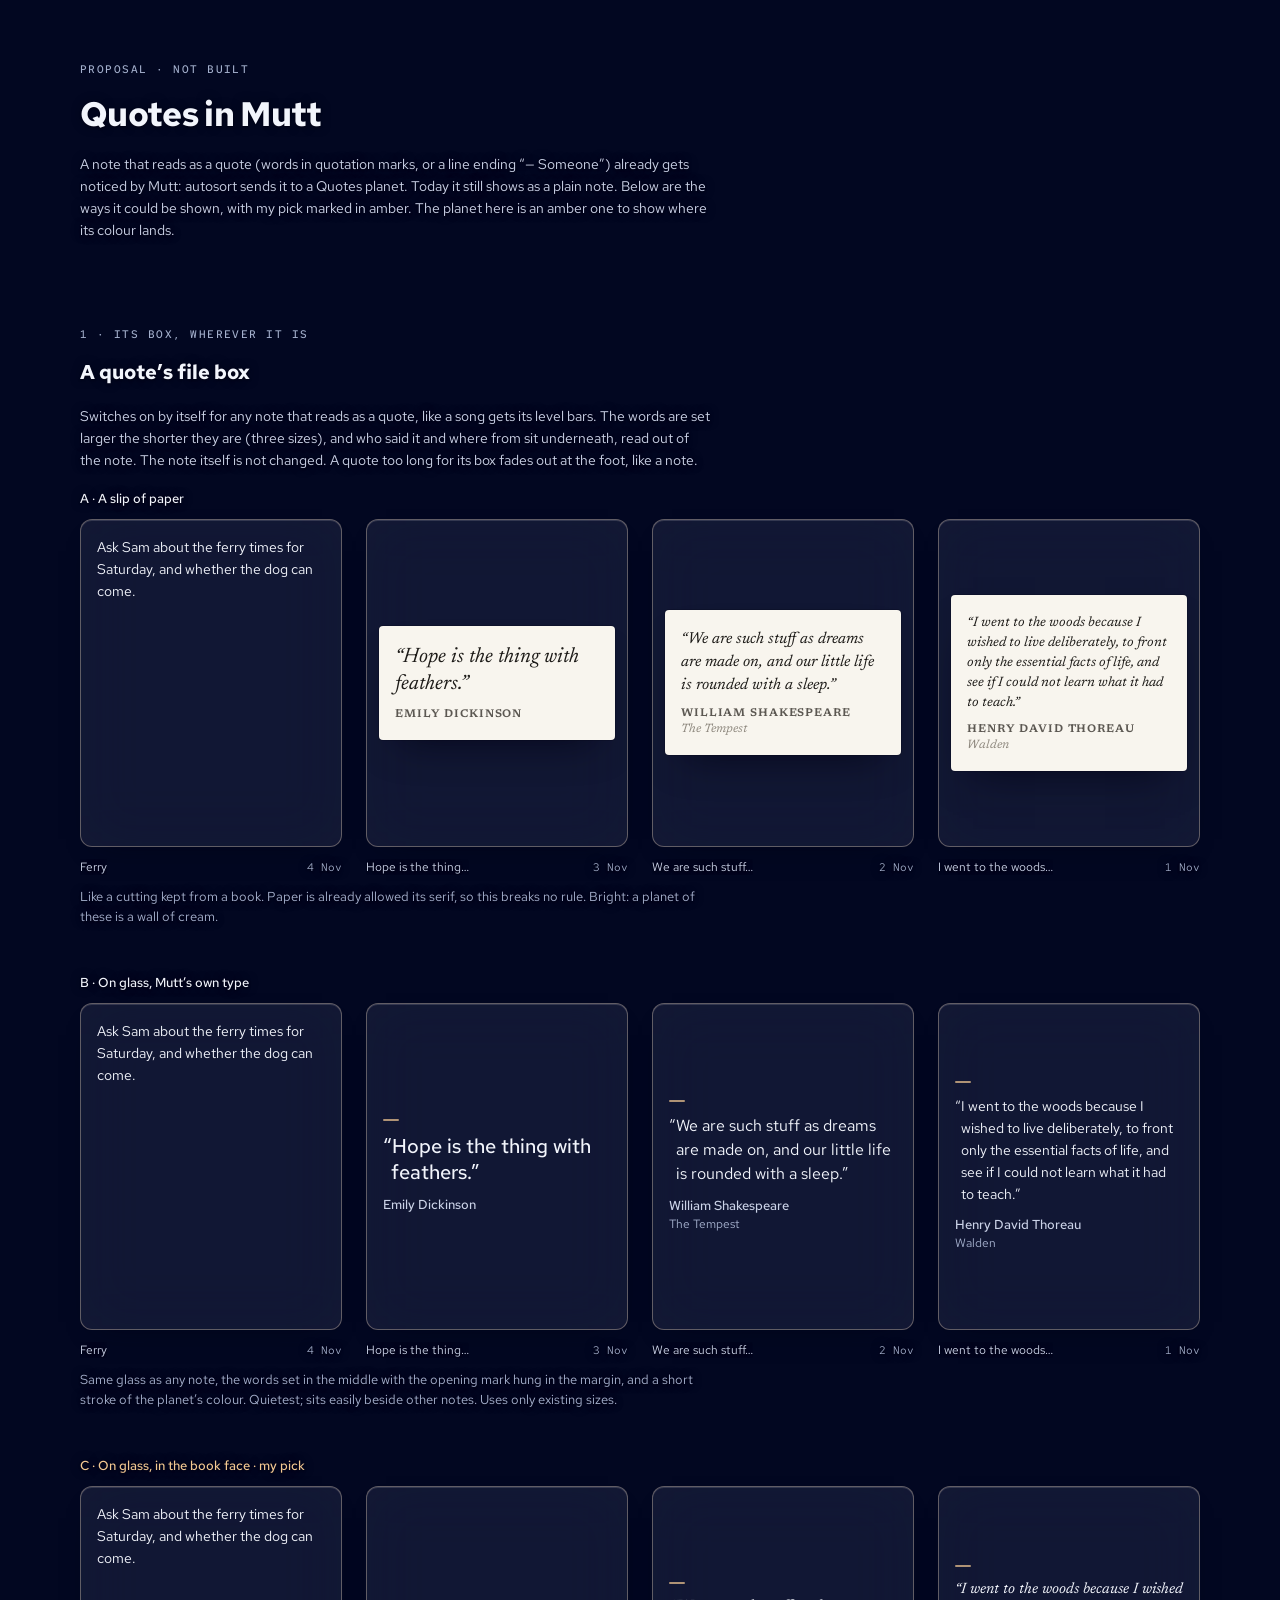
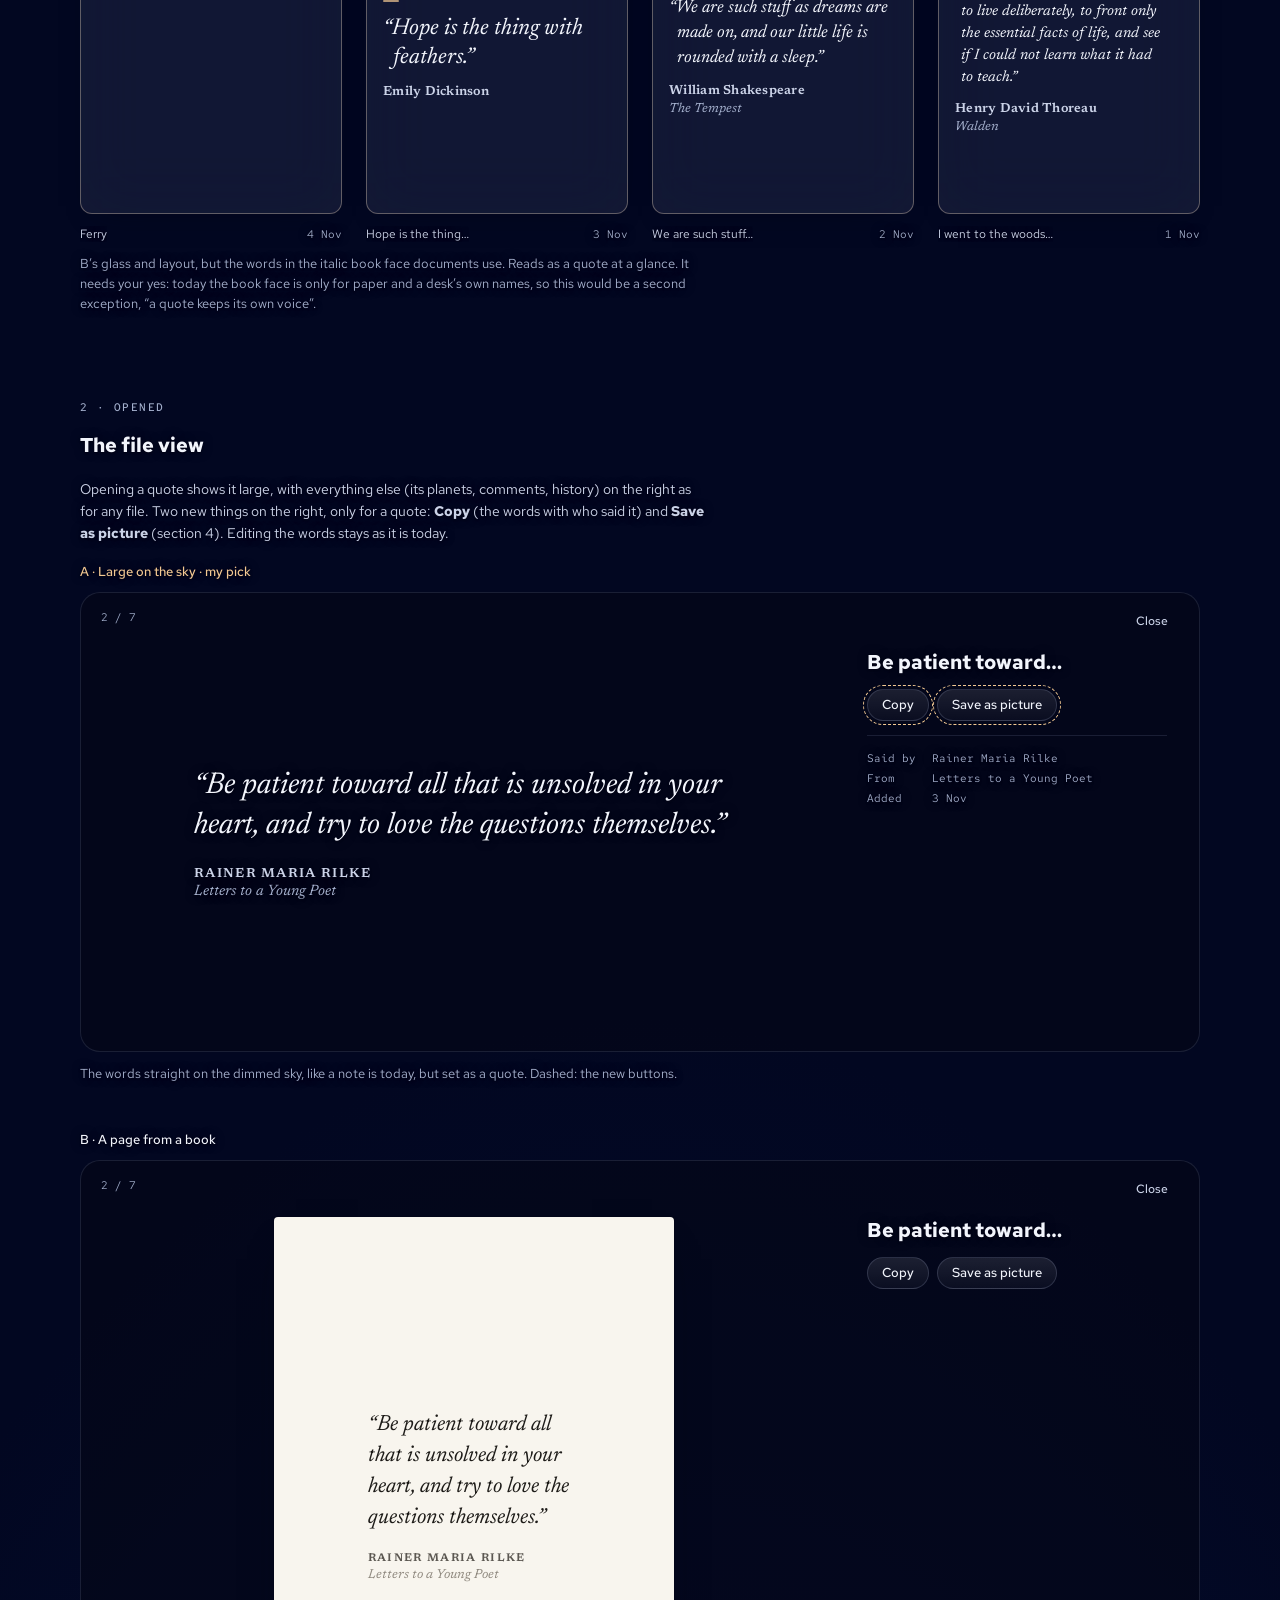
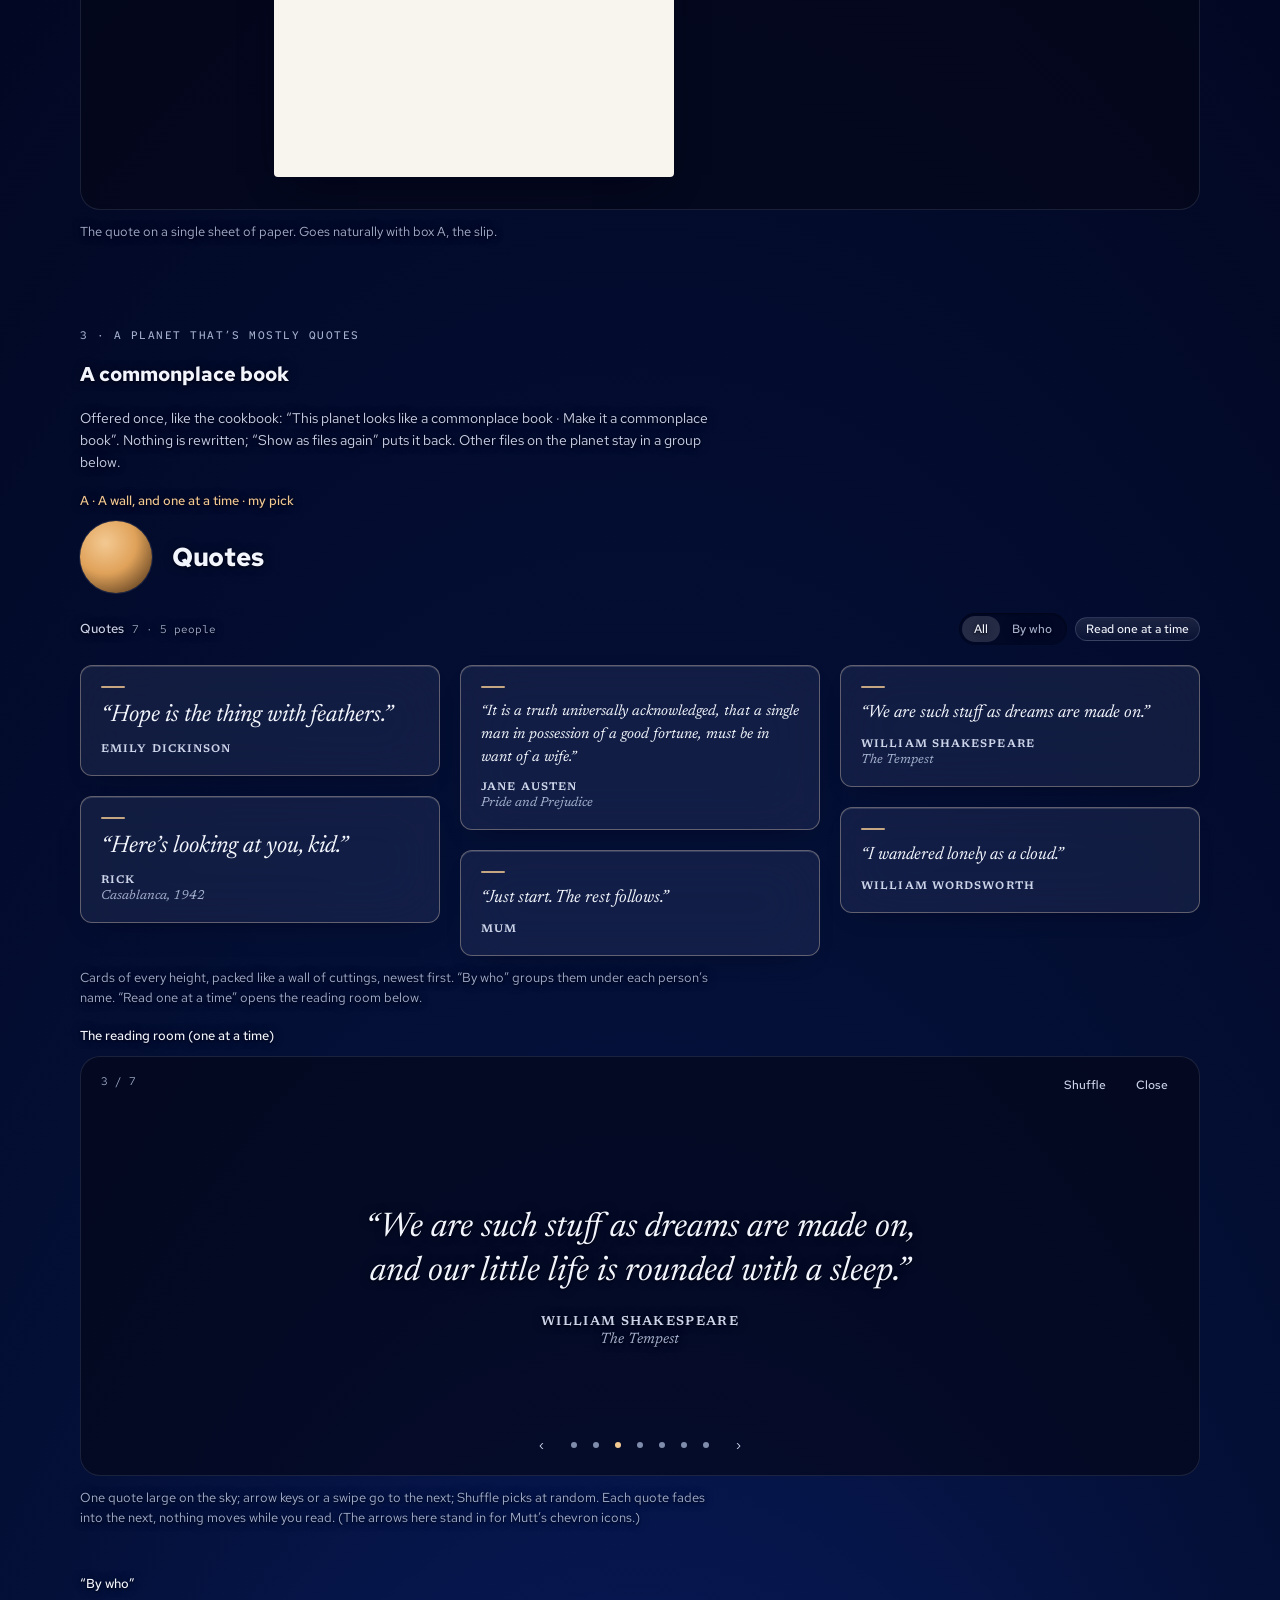
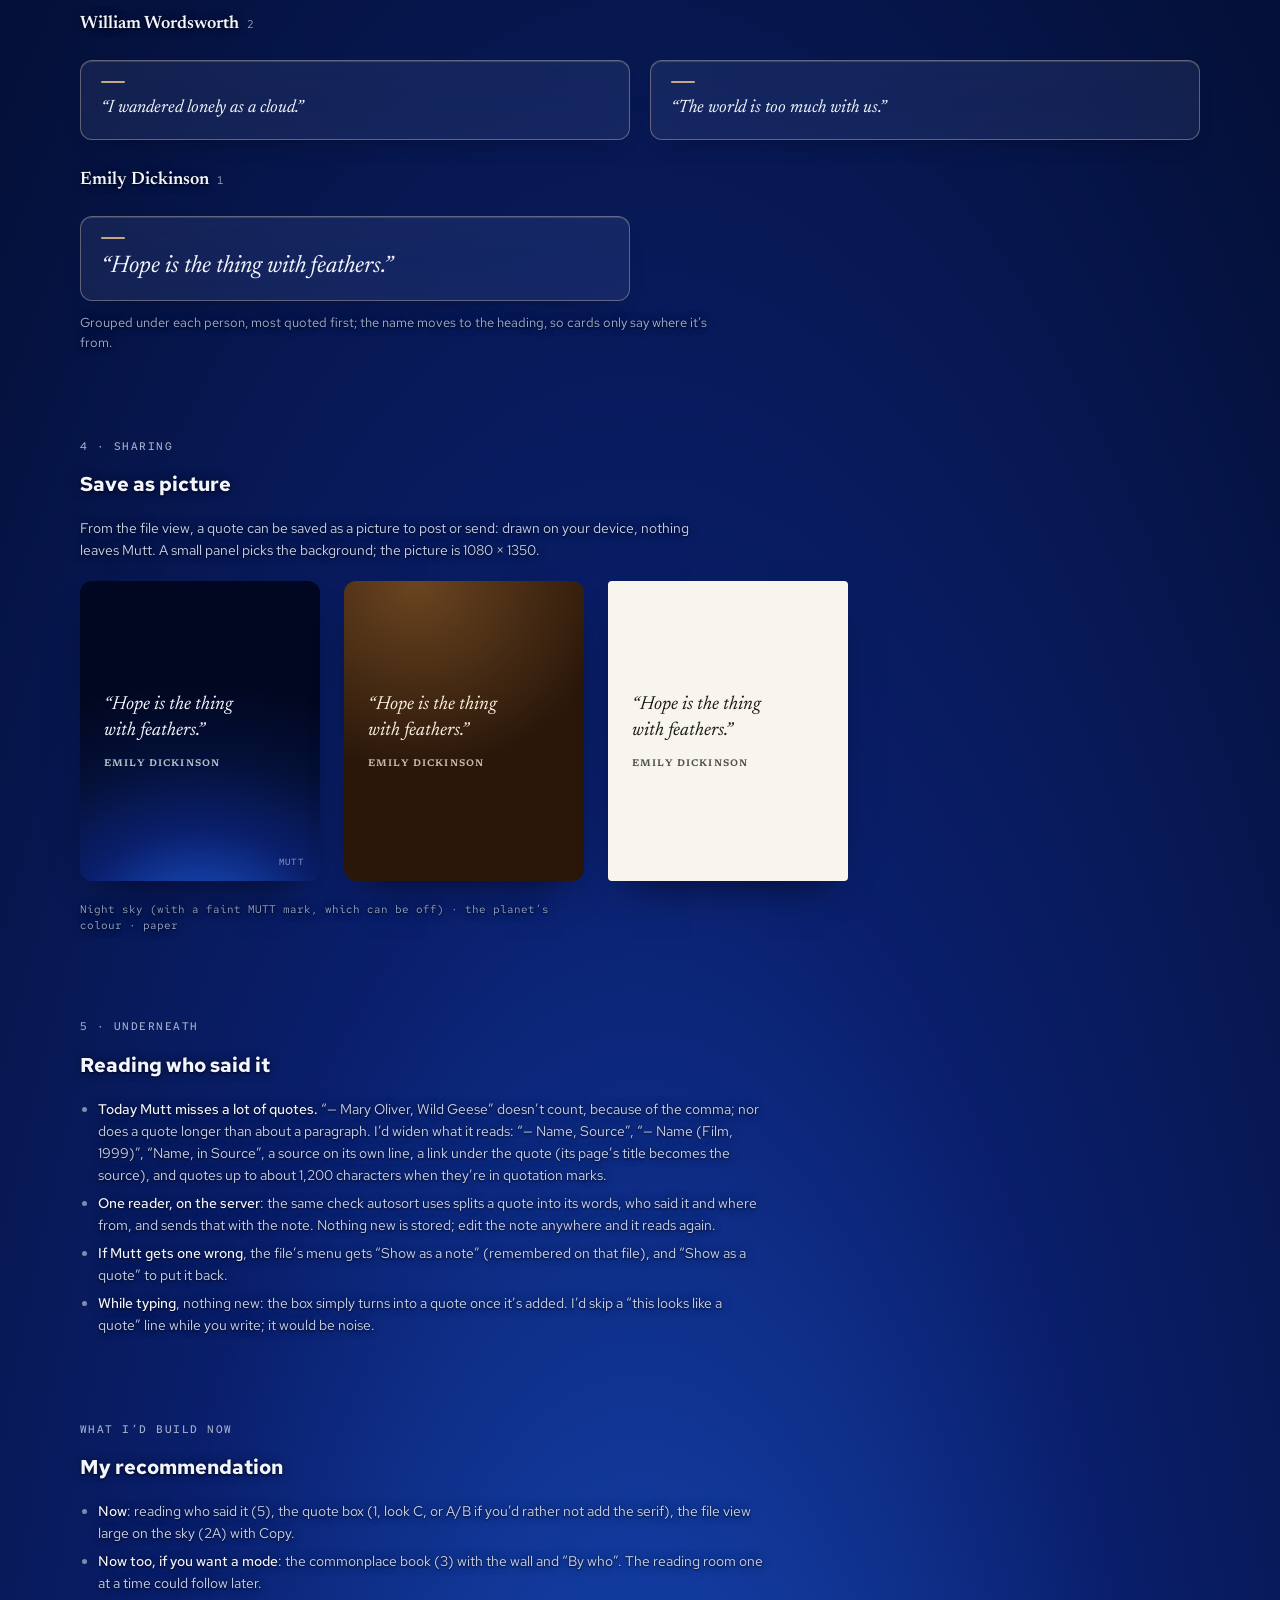
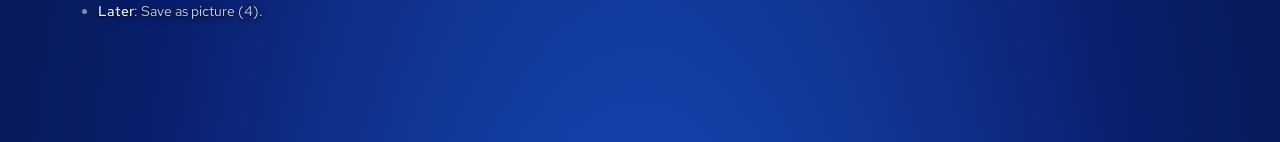
<file: design/quote-board.html>
<!doctype html>
<meta charset="utf-8">
<meta name="viewport" content="width=device-width, initial-scale=1">
<title>Quote Board</title>
<link rel="stylesheet" href="https://fonts.googleapis.com/css2?family=Red+Hat+Text:wght@400;500;700&family=Red+Hat+Mono:wght@400;500&family=Newsreader:ital,opsz,wght@0,6..72,400..600;1,6..72,400..600&display=swap">
<style>
/* Proposal board for quotes in Mutt (2026-11-16). Values copied from tokens.css; nothing here is in the app.
   Each choice is a row of options; my pick is marked. Dark only, like Mutt. */
:root {
  color-scheme: dark;
  --sans: "Red Hat Text", ui-sans-serif, system-ui, -apple-system, "Helvetica Neue", Arial, sans-serif;
  --mono: "Red Hat Mono", ui-monospace, "SF Mono", Menlo, monospace;
  --serif: "Newsreader", "Iowan Old Style", Georgia, serif;
  --sky-top: #020721; --sky-deep: #041038; --sky-mid: #0a1f6c; --sky-low: #1a56d0;
  --ink: #f2f5fc; --ink-2: #cbd3e8; --ink-3: #a4b0cd; --ink-4: #7f8cab;
  --sky-shadow: 0 1px 2px rgba(0, 0, 18, 0.8), 0 0 10px rgba(0, 0, 18, 0.5);
  --line: rgba(190, 205, 240, 0.12); --line-2: rgba(190, 205, 240, 0.22);
  --well: rgba(0, 4, 24, 0.38);
  --paper: #f8f5ee; --paper-ink: #1d1b18; --paper-ink-2: #5c5852; --paper-ink-3: #8f897f; --paper-rule: #ddd6c8;
  --pc: #e0a25a; --pc-pale: #f3c992; --pa: #c9853a;  /* an example planet colour (amber) */
  --box-fill: rgba(190, 202, 240, 0.09); --box-frost: blur(28px) saturate(1.15) brightness(0.9);
  --box-edge: color-mix(in srgb, rgba(225, 232, 255, 0.18), var(--pc-pale) 22%);
  --bar-fill: rgba(13, 19, 48, 0.74); --bar-edge: rgba(205, 218, 255, 0.16);
  --room-veil: rgba(5, 8, 24, 0.62);
  --shadow-rest: 0 12px 28px -20px rgba(0, 0, 18, 0.7);
  --shadow-raised: 0 20px 40px -22px rgba(0, 0, 18, 0.8);
  --paper-shadow: 0 0 0 1px rgba(0, 0, 18, 0.2), var(--shadow-raised);
}
* { box-sizing: border-box; }
html { background: var(--sky-top); }
body {
  margin: 0; color: var(--ink-2); font: 400 14px/22px var(--sans);
  background:
    radial-gradient(120% 70% at 50% 110%, var(--sky-low) 0%, var(--sky-mid) 35%, var(--sky-deep) 65%, var(--sky-top) 100%);
  padding: 64px 16px 120px;
  -webkit-font-smoothing: antialiased;
}
main { max-width: 1120px; margin: 0 auto; display: flex; flex-direction: column; gap: 88px; }
section { display: flex; flex-direction: column; gap: 20px; min-width: 0; }
h1 { margin: 0; font: 700 34px/38px var(--sans); letter-spacing: -0.02em; color: var(--ink); text-shadow: var(--sky-shadow); }
h2 { margin: 0; font: 700 20px/26px var(--sans); color: var(--ink); text-shadow: var(--sky-shadow); }
h3 { margin: 0; font: 500 13px/16px var(--sans); color: var(--ink); text-shadow: var(--sky-shadow); }
p { margin: 0; max-width: 70ch; text-shadow: var(--sky-shadow); }
.small { font: 500 10.5px/1 var(--mono); letter-spacing: 0.14em; text-transform: uppercase; color: var(--ink-3); }
.fact { font: 400 11px/16px var(--mono); color: var(--ink-3); }
.pick { color: var(--pc-pale); }
.opts { display: flex; flex-direction: column; gap: 48px; }
.opt { display: flex; flex-direction: column; gap: 12px; min-width: 0; }
.opt > p { color: var(--ink-3); font-size: 13px; line-height: 20px; }

/* ---------- the file box ---------- */
.row { display: grid; grid-template-columns: repeat(4, minmax(0, 1fr)); gap: 24px; }
.cell { display: flex; flex-direction: column; gap: 12px; min-width: 0; }
.box {
  aspect-ratio: 4 / 5; border-radius: 12px; position: relative; overflow: hidden;
  background: var(--box-fill); backdrop-filter: var(--box-frost); -webkit-backdrop-filter: var(--box-frost);
  border: 1px solid var(--box-edge); box-shadow: inset 0 1px 0 rgba(255,255,255,.14), var(--shadow-rest);
  padding: 16px;
}
.cap { display: flex; justify-content: space-between; gap: 8px; font: 400 12px/16px var(--sans); color: var(--ink-2); text-shadow: var(--sky-shadow); }
.cap .fact { white-space: nowrap; }
.cap span:first-child { overflow: hidden; text-overflow: ellipsis; white-space: nowrap; }
.note { color: var(--ink); -webkit-mask: linear-gradient(#000 calc(100% - 40px), transparent); mask: linear-gradient(#000 calc(100% - 40px), transparent); height: 100%; }

/* quote faces: the words sized to their length; three sizes, all existing roles */
.q { display: flex; flex-direction: column; justify-content: center; height: 100%; gap: 12px; }
.q .w { color: var(--ink); text-wrap: pretty; hanging-punctuation: first; }
.q .w { padding-left: 0.42em; } .q .w .hang { margin-left: -0.42em; }
.q .by { display: flex; flex-direction: column; gap: 2px; }
.q .who { font: 500 13px/16px var(--sans); color: var(--ink-2); }
.q .src { font: 400 12px/16px var(--sans); color: var(--ink-3); }
.q.s1 .w { font: 500 20px/26px var(--sans); }
.q.s2 .w { font: 400 16px/24px var(--sans); }
.q.s3 .w { font: 400 14px/22px var(--sans); }
.q .rule { width: 16px; height: 2px; border-radius: 2px; background: var(--pc-pale); opacity: .7; }

/* A: a slip of paper lying in the box */
.box.slip { display: grid; place-items: center; padding: 12px; }
.slipp {
  width: 100%; max-height: 94%; background: var(--paper); border-radius: 4px; box-shadow: var(--paper-shadow);
  padding: 18px 16px; color: var(--paper-ink); display: flex; flex-direction: column; gap: 10px;
}
.slipp .w { font-family: var(--serif); font-style: italic; color: var(--paper-ink); text-wrap: pretty; }
.slipp.s1 .w { font-size: 21px; line-height: 27px; }
.slipp.s2 .w { font-size: 16px; line-height: 23px; }
.slipp.s3 .w { font-size: 13.5px; line-height: 20px; }
.slipp .who { font: 600 11px/14px var(--serif); letter-spacing: .08em; text-transform: uppercase; color: var(--paper-ink-2); }
.slipp .src { font: italic 400 12px/16px var(--serif); color: var(--paper-ink-3); }

/* C: glass, the serif as a quote's own voice */
.q.serif .w { font-family: var(--serif); font-style: italic; font-weight: 400; }
.q.serif.s1 .w { font-size: 23px; line-height: 29px; }
.q.serif.s2 .w { font-size: 18px; line-height: 25px; }
.q.serif.s3 .w { font-size: 15px; line-height: 22px; }
.q.serif .who { font-family: var(--serif); font-weight: 600; font-size: 13px; letter-spacing: .02em; }
.q.serif .src { font-family: var(--serif); font-style: italic; font-size: 13px; }

/* ---------- the file view ---------- */
.room {
  position: relative; border-radius: 20px; overflow: hidden; min-height: 460px;
  background: var(--room-veil); border: 1px solid var(--line);
  display: grid; grid-template-columns: minmax(0, 1fr) 300px; gap: 32px; padding: 56px 32px 32px;
}
.room > .top { position: absolute; inset: 16px 20px auto; display: flex; justify-content: space-between; }
.stage { display: grid; place-items: center; min-width: 0; }
.big { max-width: 560px; display: flex; flex-direction: column; gap: 20px; text-shadow: var(--sky-shadow); }
.big .w { font: italic 400 30px/40px var(--serif); color: var(--ink); text-wrap: balance; }
.big .who { font: 600 13px/16px var(--serif); letter-spacing: .1em; text-transform: uppercase; color: var(--ink-2); }
.big .src { font: italic 400 15px/20px var(--serif); color: var(--ink-3); }
.page {
  background: var(--paper); border-radius: 4px; box-shadow: var(--paper-shadow); color: var(--paper-ink);
  width: min(400px, 100%); aspect-ratio: 5 / 7; padding: 15% 13%; display: flex; flex-direction: column; justify-content: center; gap: 18px;
}
.page .w { font: italic 400 22px/31px var(--serif); text-wrap: balance; }
.page .who { font: 600 11px/14px var(--serif); letter-spacing: .12em; text-transform: uppercase; color: var(--paper-ink-2); }
.page .src { font: italic 400 13px/18px var(--serif); color: var(--paper-ink-3); }
.page .folio { margin-top: auto; text-align: center; font: 400 11px/1 var(--serif); color: var(--paper-ink-3); }
.side { display: flex; flex-direction: column; gap: 14px; text-shadow: var(--sky-shadow); min-width: 0; }
.side .name { font: 700 20px/26px var(--sans); color: var(--ink); }
.btns { display: flex; flex-wrap: wrap; gap: 8px; }
.btn {
  height: 32px; padding: 0 14px; border-radius: 999px; display: inline-flex; align-items: center; gap: 6px;
  font: 500 13px/16px var(--sans); color: var(--ink); border: 1px solid var(--bar-edge);
  background: linear-gradient(rgba(255,255,255,.1), rgba(255,255,255,.03)); text-shadow: none;
}
.btn.quiet { border-color: transparent; background: none; color: var(--ink-2); }
.btn.main { background: var(--pa); border-color: transparent; color: #fff; }
.btn.sm { height: 24px; padding: 0 10px; font-size: 12px; }
.hair { height: 1px; background: var(--line); }
.facts { display: grid; grid-template-columns: auto 1fr; gap: 4px 16px; }
.new { outline: 1px dashed var(--pc-pale); outline-offset: 3px; }
.ico { width: 16px; height: 16px; stroke: currentColor; fill: none; stroke-width: 1.5; stroke-linecap: round; stroke-linejoin: round; }

/* ---------- the planet ---------- */
.planet { display: flex; flex-direction: column; gap: 20px; }
.phead { display: flex; align-items: center; gap: 20px; }
.world { width: 72px; height: 72px; border-radius: 50%; flex: none;
  background: radial-gradient(circle at 35% 30%, var(--pc-pale), var(--pc) 45%, #3a2410 100%); box-shadow: 0 0 0 1px rgba(255,255,255,.1); }
.pname { font: 700 26px/32px var(--sans); letter-spacing: -0.01em; color: var(--ink); text-shadow: var(--sky-shadow); }
.sec { display: flex; align-items: center; gap: 8px; height: 32px; text-shadow: var(--sky-shadow); }
.sec .l { font: 500 13px/16px var(--sans); color: var(--ink-2); }
.sec .end { margin-left: auto; display: flex; gap: 8px; align-items: center; }
.seg { display: inline-flex; padding: 3px; border-radius: 999px; background: var(--well); box-shadow: inset 0 1px 3px rgba(0,0,0,.45); }
.seg span { height: 26px; padding: 0 12px; border-radius: 999px; display: grid; place-items: center; font: 500 12px/1 var(--sans); color: var(--ink-3); }
.seg span.on { background: rgba(255,255,255,.14); color: var(--ink); }
.wall { display: grid; grid-template-columns: repeat(3, minmax(0, 1fr)); gap: 20px; align-items: start; }
.wall > div { display: flex; flex-direction: column; gap: 20px; min-width: 0; }
.card {
  border-radius: 12px; padding: 20px 20px 18px;
  background: var(--box-fill); backdrop-filter: var(--box-frost); -webkit-backdrop-filter: var(--box-frost);
  border: 1px solid var(--box-edge); box-shadow: inset 0 1px 0 rgba(255,255,255,.14), var(--shadow-rest);
  display: flex; flex-direction: column; gap: 12px;
}
.card .w { font-family: var(--serif); font-style: italic; color: var(--ink); text-wrap: pretty; }
.card.s1 .w { font-size: 24px; line-height: 31px; }
.card.s2 .w { font-size: 18px; line-height: 26px; }
.card.s3 .w { font-size: 15px; line-height: 23px; }
.card .who { font: 600 11px/14px var(--serif); letter-spacing: .1em; text-transform: uppercase; color: var(--ink-2); }
.card .src { font: italic 400 13px/16px var(--serif); color: var(--ink-3); }
.card .top { height: 2px; width: 24px; border-radius: 2px; background: var(--pc-pale); opacity: .8; }
.author { display: flex; align-items: baseline; gap: 8px; margin: 8px 0 4px; }
.author .n { font: 600 18px/24px var(--serif); color: var(--ink); text-shadow: var(--sky-shadow); }

.reader { min-height: 420px; grid-template-columns: 1fr; place-items: center; }
.reader .big { max-width: 680px; text-align: center; align-items: center; }
.reader .big .w { font-size: 34px; line-height: 44px; }
.reader .foot { position: absolute; inset: auto 20px 18px; display: flex; align-items: center; justify-content: center; gap: 16px; }
.dot { width: 6px; height: 6px; border-radius: 50%; background: var(--ink-4); }
.dot.on { background: var(--pc-pale); }

/* ---------- the picture ---------- */
.pics { display: flex; flex-wrap: wrap; gap: 24px; align-items: flex-start; }
.pic { width: 240px; aspect-ratio: 4 / 5; border-radius: 12px; overflow: hidden; position: relative; display: flex; flex-direction: column; justify-content: center; padding: 28px 24px; gap: 14px; box-shadow: var(--shadow-raised); }
.pic.sky { background: radial-gradient(130% 80% at 50% 115%, var(--sky-low), var(--sky-mid) 40%, var(--sky-deep) 70%, var(--sky-top)); color: var(--ink); }
.pic.paper { background: var(--paper); color: var(--paper-ink); border-radius: 4px; }
.pic.tone { background: radial-gradient(120% 90% at 30% 0%, #6b4520, #2a170a 70%); color: #fbeedd; }
.pic .w { font: italic 400 19px/26px var(--serif); text-wrap: balance; }
.pic .who { font: 600 9.5px/12px var(--serif); letter-spacing: .12em; text-transform: uppercase; opacity: .75; }
.pic .mark { position: absolute; bottom: 14px; right: 16px; font: 500 9px/1 var(--mono); letter-spacing: .14em; opacity: .5; }

.list { margin: 0; padding-left: 18px; display: flex; flex-direction: column; gap: 6px; max-width: 76ch; text-shadow: var(--sky-shadow); }
.list li::marker { color: var(--ink-4); }
.list b { color: var(--ink); font-weight: 500; }

@media (max-width: 720px) {
  .row { grid-template-columns: repeat(2, minmax(0, 1fr)); gap: 16px 12px; }
  .wall { grid-template-columns: 1fr; }
  .box { padding: 12px; }
  .q { justify-content: flex-start; -webkit-mask: linear-gradient(#000 calc(100% - 32px), transparent); mask: linear-gradient(#000 calc(100% - 32px), transparent); }
  .q.s1 .w { font: 500 16px/22px var(--sans); } .q.s2 .w, .q.s3 .w { font: 400 13px/20px var(--sans); }
  .q.serif.s1 .w { font-size: 18px; line-height: 24px; } .q.serif.s2 .w, .q.serif.s3 .w { font-size: 14px; line-height: 20px; }
  .slipp { padding: 12px; overflow: hidden; } .slipp.s1 .w { font-size: 17px; line-height: 22px; } .slipp.s2 .w, .slipp.s3 .w { font-size: 12.5px; line-height: 18px; }
  .sec { flex-wrap: wrap; height: auto; }
  body { padding-top: 40px; }
  .room { grid-template-columns: 1fr; padding: 56px 16px 24px; }
  .big .w { font-size: 24px; line-height: 32px; }
  .reader .big .w { font-size: 26px; line-height: 34px; }
}
</style>

<main>
<section>
  <span class="small">Proposal · not built</span>
  <h1>Quotes in Mutt</h1>
  <p>A note that reads as a quote (words in quotation marks, or a line ending “— Someone”) already gets noticed by Mutt: autosort sends it to a Quotes planet. Today it still shows as a plain note. Below are the ways it could be shown, with my pick marked in amber. The planet here is an amber one to show where its colour lands.</p>
</section>

<!-- ============================================================ 1 -->
<section>
  <span class="small">1 · Its box, wherever it is</span>
  <h2>A quote’s file box</h2>
  <p>Switches on by itself for any note that reads as a quote, like a song gets its level bars. The words are set larger the shorter they are (three sizes), and who said it and where from sit underneath, read out of the note. The note itself is not changed. A quote too long for its box fades out at the foot, like a note.</p>
  <div class="opts">
    <div class="opt">
      <h3>A · A slip of paper</h3>
      <div class="row"><div class="cell"><div class="box"><div class="note">Ask Sam about the ferry times for Saturday, and whether the dog can come.</div></div><div class="cap"><span>Ferry</span><span class="fact">4 Nov</span></div></div><div class="cell"><div class="box slip"><div class="slipp s1"><div class="w">“Hope is the thing with feathers.”</div><div><div class="who">Emily Dickinson</div></div></div></div><div class="cap"><span>Hope is the thing…</span><span class="fact">3 Nov</span></div></div><div class="cell"><div class="box slip"><div class="slipp s2"><div class="w">“We are such stuff as dreams are made on, and our little life is rounded with a sleep.”</div><div><div class="who">William Shakespeare</div><div class="src">The Tempest</div></div></div></div><div class="cap"><span>We are such stuff…</span><span class="fact">2 Nov</span></div></div><div class="cell"><div class="box slip"><div class="slipp s3"><div class="w">“I went to the woods because I wished to live deliberately, to front only the essential facts of life, and see if I could not learn what it had to teach.”</div><div><div class="who">Henry David Thoreau</div><div class="src">Walden</div></div></div></div><div class="cap"><span>I went to the woods…</span><span class="fact">1 Nov</span></div></div></div>
      <p>Like a cutting kept from a book. Paper is already allowed its serif, so this breaks no rule. Bright: a planet of these is a wall of cream.</p>
    </div>
    <div class="opt">
      <h3>B · On glass, Mutt’s own type</h3>
      <div class="row"><div class="cell"><div class="box"><div class="note">Ask Sam about the ferry times for Saturday, and whether the dog can come.</div></div><div class="cap"><span>Ferry</span><span class="fact">4 Nov</span></div></div><div class="cell"><div class="box"><div class="q s1"><div class="rule"></div><div class="w"><span class="hang">“</span>Hope is the thing with feathers.”</div><div class="by"><span class="who">Emily Dickinson</span></div></div></div><div class="cap"><span>Hope is the thing…</span><span class="fact">3 Nov</span></div></div><div class="cell"><div class="box"><div class="q s2"><div class="rule"></div><div class="w"><span class="hang">“</span>We are such stuff as dreams are made on, and our little life is rounded with a sleep.”</div><div class="by"><span class="who">William Shakespeare</span><span class="src">The Tempest</span></div></div></div><div class="cap"><span>We are such stuff…</span><span class="fact">2 Nov</span></div></div><div class="cell"><div class="box"><div class="q s3"><div class="rule"></div><div class="w"><span class="hang">“</span>I went to the woods because I wished to live deliberately, to front only the essential facts of life, and see if I could not learn what it had to teach.”</div><div class="by"><span class="who">Henry David Thoreau</span><span class="src">Walden</span></div></div></div><div class="cap"><span>I went to the woods…</span><span class="fact">1 Nov</span></div></div></div>
      <p>Same glass as any note, the words set in the middle with the opening mark hung in the margin, and a short stroke of the planet’s colour. Quietest; sits easily beside other notes. Uses only existing sizes.</p>
    </div>
    <div class="opt">
      <h3 class="pick">C · On glass, in the book face · my pick</h3>
      <div class="row"><div class="cell"><div class="box"><div class="note">Ask Sam about the ferry times for Saturday, and whether the dog can come.</div></div><div class="cap"><span>Ferry</span><span class="fact">4 Nov</span></div></div><div class="cell"><div class="box"><div class="q serif s1"><div class="rule"></div><div class="w"><span class="hang">“</span>Hope is the thing with feathers.”</div><div class="by"><span class="who">Emily Dickinson</span></div></div></div><div class="cap"><span>Hope is the thing…</span><span class="fact">3 Nov</span></div></div><div class="cell"><div class="box"><div class="q serif s2"><div class="rule"></div><div class="w"><span class="hang">“</span>We are such stuff as dreams are made on, and our little life is rounded with a sleep.”</div><div class="by"><span class="who">William Shakespeare</span><span class="src">The Tempest</span></div></div></div><div class="cap"><span>We are such stuff…</span><span class="fact">2 Nov</span></div></div><div class="cell"><div class="box"><div class="q serif s3"><div class="rule"></div><div class="w"><span class="hang">“</span>I went to the woods because I wished to live deliberately, to front only the essential facts of life, and see if I could not learn what it had to teach.”</div><div class="by"><span class="who">Henry David Thoreau</span><span class="src">Walden</span></div></div></div><div class="cap"><span>I went to the woods…</span><span class="fact">1 Nov</span></div></div></div>
      <p>B’s glass and layout, but the words in the italic book face documents use. Reads as a quote at a glance. It needs your yes: today the book face is only for paper and a desk’s own names, so this would be a second exception, “a quote keeps its own voice”.</p>
    </div>
  </div>
</section>

<!-- ============================================================ 2 -->
<section>
  <span class="small">2 · Opened</span>
  <h2>The file view</h2>
  <p>Opening a quote shows it large, with everything else (its planets, comments, history) on the right as for any file. Two new things on the right, only for a quote: <b>Copy</b> (the words with who said it) and <b>Save as picture</b> (section 4). Editing the words stays as it is today.</p>
  <div class="opts">
    <div class="opt">
      <h3 class="pick">A · Large on the sky · my pick</h3>
      <div class="room">
        <div class="top"><span class="fact">2 / 7</span><span class="btn quiet sm">Close</span></div>
        <div class="stage"><div class="big"><div class="w">“Be patient toward all that is unsolved in your heart, and try to love the questions themselves.”</div><div><div class="who">Rainer Maria Rilke</div><div class="src">Letters to a Young Poet</div></div></div></div>
        <div class="side">
          <div class="name">Be patient toward…</div>
          <div class="btns"><span class="btn new">Copy</span><span class="btn new">Save as picture</span></div>
          <div class="hair"></div>
          <div class="facts fact"><span>Said by</span><span>Rainer Maria Rilke</span><span>From</span><span>Letters to a Young Poet</span><span>Added</span><span>3 Nov</span></div>
        </div>
      </div>
      <p>The words straight on the dimmed sky, like a note is today, but set as a quote. Dashed: the new buttons.</p>
    </div>
    <div class="opt">
      <h3>B · A page from a book</h3>
      <div class="room">
        <div class="top"><span class="fact">2 / 7</span><span class="btn quiet sm">Close</span></div>
        <div class="stage"><div class="page"><div class="w">“Be patient toward all that is unsolved in your heart, and try to love the questions themselves.”</div><div><div class="who">Rainer Maria Rilke</div><div class="src">Letters to a Young Poet</div></div></div></div>
        <div class="side">
          <div class="name">Be patient toward…</div>
          <div class="btns"><span class="btn">Copy</span><span class="btn">Save as picture</span></div>
        </div>
      </div>
      <p>The quote on a single sheet of paper. Goes naturally with box A, the slip.</p>
    </div>
  </div>
</section>

<!-- ============================================================ 3 -->
<section>
  <span class="small">3 · A planet that’s mostly quotes</span>
  <h2>A commonplace book</h2>
  <p>Offered once, like the cookbook: “This planet looks like a commonplace book · Make it a commonplace book”. Nothing is rewritten; “Show as files again” puts it back. Other files on the planet stay in a group below.</p>
  <div class="opts">
    <div class="opt">
      <h3 class="pick">A · A wall, and one at a time · my pick</h3>
      <div class="planet">
        <div class="phead"><div class="world"></div><div class="pname">Quotes</div></div>
        <div class="sec"><span class="l">Quotes</span><span class="fact">7 · 5 people</span><span class="end"><span class="seg"><span class="on">All</span><span>By who</span></span><span class="btn sm">Read one at a time</span></span></div>
        <div class="wall"><div><div class="card s1"><div class="top"></div><div class="w">“Hope is the thing with feathers.”</div><div class="who">Emily Dickinson</div></div><div class="card s1"><div class="top"></div><div class="w">“Here’s looking at you, kid.”</div><div><div class="who">Rick</div><div class="src">Casablanca, 1942</div></div></div></div><div><div class="card s3"><div class="top"></div><div class="w">“It is a truth universally acknowledged, that a single man in possession of a good fortune, must be in want of a wife.”</div><div><div class="who">Jane Austen</div><div class="src">Pride and Prejudice</div></div></div><div class="card s2"><div class="top"></div><div class="w">“Just start. The rest follows.”</div><div class="who">Mum</div></div></div><div><div class="card s2"><div class="top"></div><div class="w">“We are such stuff as dreams are made on.”</div><div><div class="who">William Shakespeare</div><div class="src">The Tempest</div></div></div><div class="card s2"><div class="top"></div><div class="w">“I wandered lonely as a cloud.”</div><div class="who">William Wordsworth</div></div></div></div>
      </div>
      <p>Cards of every height, packed like a wall of cuttings, newest first. “By who” groups them under each person’s name. “Read one at a time” opens the reading room below.</p>
    </div>
  </div>
  <div class="opts">
    <div class="opt">
      <h3>The reading room (one at a time)</h3>
      <div class="room reader">
        <div class="top"><span class="fact">3 / 7</span><span class="btns"><span class="btn quiet sm">Shuffle</span><span class="btn quiet sm">Close</span></span></div>
        <div class="big"><div class="w">“We are such stuff as dreams are made on, and our little life is rounded with a sleep.”</div><div><div class="who">William Shakespeare</div><div class="src">The Tempest</div></div></div>
        <div class="foot"><span class="btn quiet sm">‹</span><span class="dot"></span><span class="dot"></span><span class="dot on"></span><span class="dot"></span><span class="dot"></span><span class="dot"></span><span class="dot"></span><span class="btn quiet sm">›</span></div>
      </div>
      <p>One quote large on the sky; arrow keys or a swipe go to the next; Shuffle picks at random. Each quote fades into the next, nothing moves while you read. (The arrows here stand in for Mutt’s chevron icons.)</p>
    </div>
    <div class="opt">
      <h3>“By who”</h3>
      <div class="planet">
        <div class="author"><span class="n">William Wordsworth</span><span class="fact">2</span></div>
        <div class="wall" style="grid-template-columns: repeat(2, minmax(0, 1fr))"><div><div class="card s2"><div class="top"></div><div class="w">“I wandered lonely as a cloud.”</div></div></div><div><div class="card s2"><div class="top"></div><div class="w">“The world is too much with us.”</div></div></div>
        </div>
        <div class="author"><span class="n">Emily Dickinson</span><span class="fact">1</span></div>
        <div class="wall" style="grid-template-columns: repeat(2, minmax(0, 1fr))"><div><div class="card s1"><div class="top"></div><div class="w">“Hope is the thing with feathers.”</div></div></div>
        </div>
      </div>
      <p>Grouped under each person, most quoted first; the name moves to the heading, so cards only say where it’s from.</p>
    </div>
  </div>
</section>

<!-- ============================================================ 4 -->
<section>
  <span class="small">4 · Sharing</span>
  <h2>Save as picture</h2>
  <p>From the file view, a quote can be saved as a picture to post or send: drawn on your device, nothing leaves Mutt. A small panel picks the background; the picture is 1080 × 1350.</p>
  <div class="pics">
    <div class="pic sky"><div class="w">“Hope is the thing with feathers.”</div><div class="who">Emily Dickinson</div><span class="mark">MUTT</span></div>
    <div class="pic tone"><div class="w">“Hope is the thing with feathers.”</div><div class="who">Emily Dickinson</div></div>
    <div class="pic paper"><div class="w">“Hope is the thing with feathers.”</div><div class="who">Emily Dickinson</div></div>
  </div>
  <p class="fact">Night sky (with a faint MUTT mark, which can be off) · the planet’s colour · paper</p>
</section>

<!-- ============================================================ 5 -->
<section>
  <span class="small">5 · Underneath</span>
  <h2>Reading who said it</h2>
  <ul class="list">
    <li><b>Today Mutt misses a lot of quotes.</b> “— Mary Oliver, Wild Geese” doesn’t count, because of the comma; nor does a quote longer than about a paragraph. I’d widen what it reads: “— Name, Source”, “— Name (Film, 1999)”, “Name, in Source”, a source on its own line, a link under the quote (its page’s title becomes the source), and quotes up to about 1,200 characters when they’re in quotation marks.</li>
    <li><b>One reader, on the server</b>: the same check autosort uses splits a quote into its words, who said it and where from, and sends that with the note. Nothing new is stored; edit the note anywhere and it reads again.</li>
    <li><b>If Mutt gets one wrong</b>, the file’s menu gets “Show as a note” (remembered on that file), and “Show as a quote” to put it back.</li>
    <li><b>While typing</b>, nothing new: the box simply turns into a quote once it’s added. I’d skip a “this looks like a quote” line while you write; it would be noise.</li>
  </ul>
</section>

<!-- ============================================================ 6 -->
<section>
  <span class="small">What I’d build now</span>
  <h2>My recommendation</h2>
  <ul class="list">
    <li><b>Now</b>: reading who said it (5), the quote box (1, look C, or A/B if you’d rather not add the serif), the file view large on the sky (2A) with Copy.</li>
    <li><b>Now too, if you want a mode</b>: the commonplace book (3) with the wall and “By who”. The reading room one at a time could follow later.</li>
    <li><b>Later</b>: Save as picture (4).</li>
  </ul>
</section>
</main>
</file>
